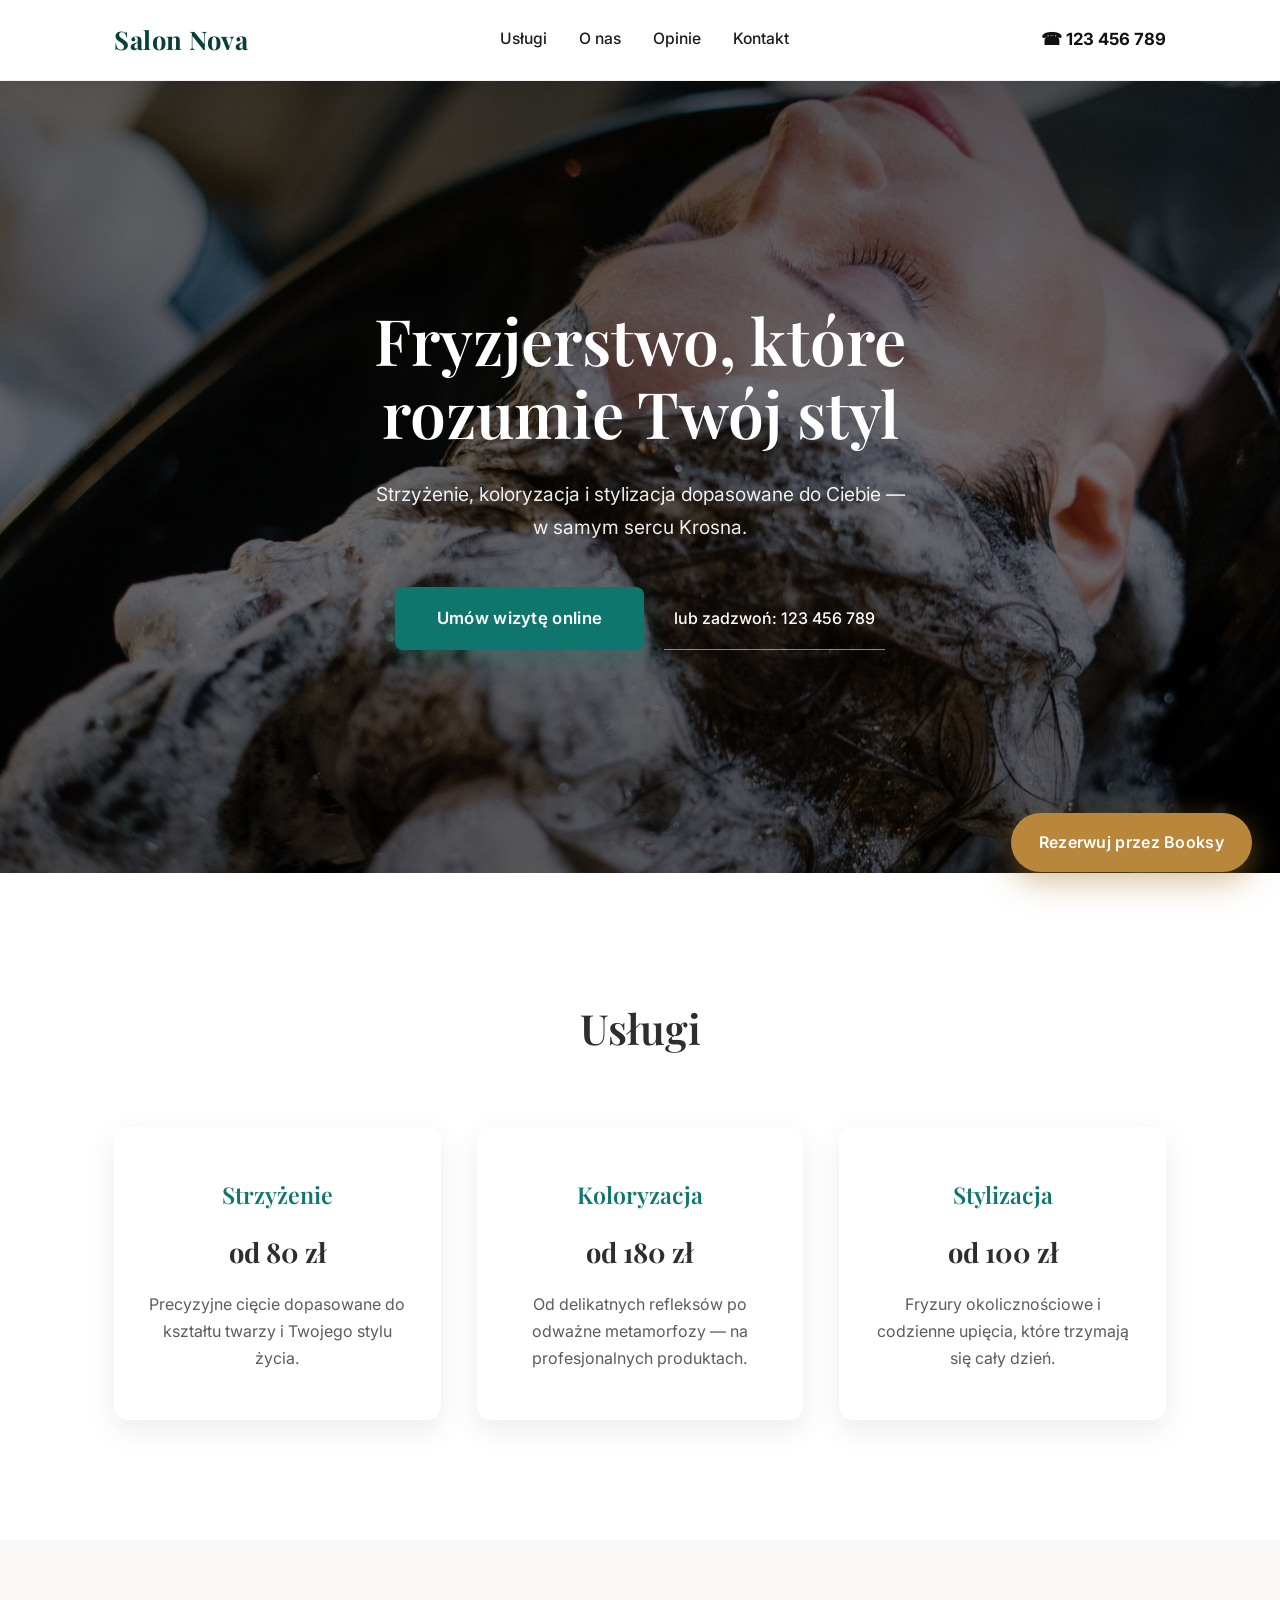
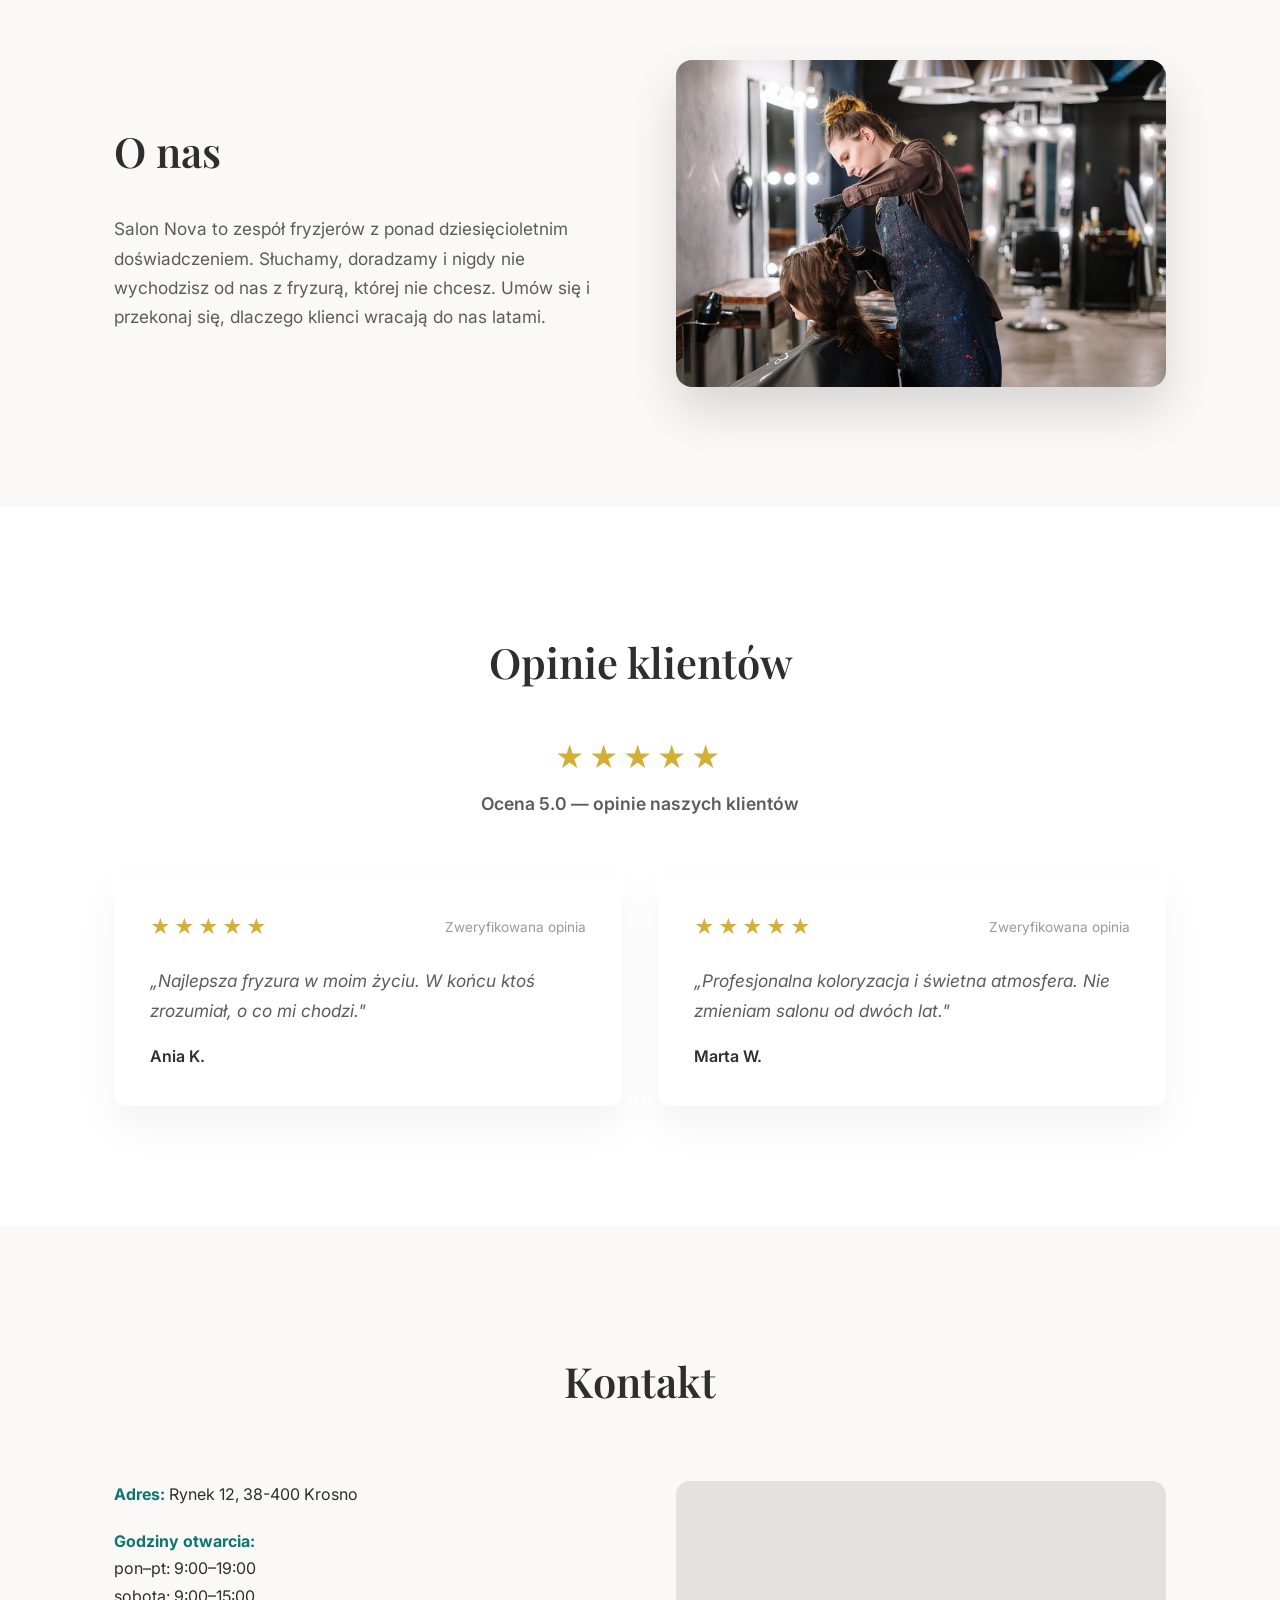
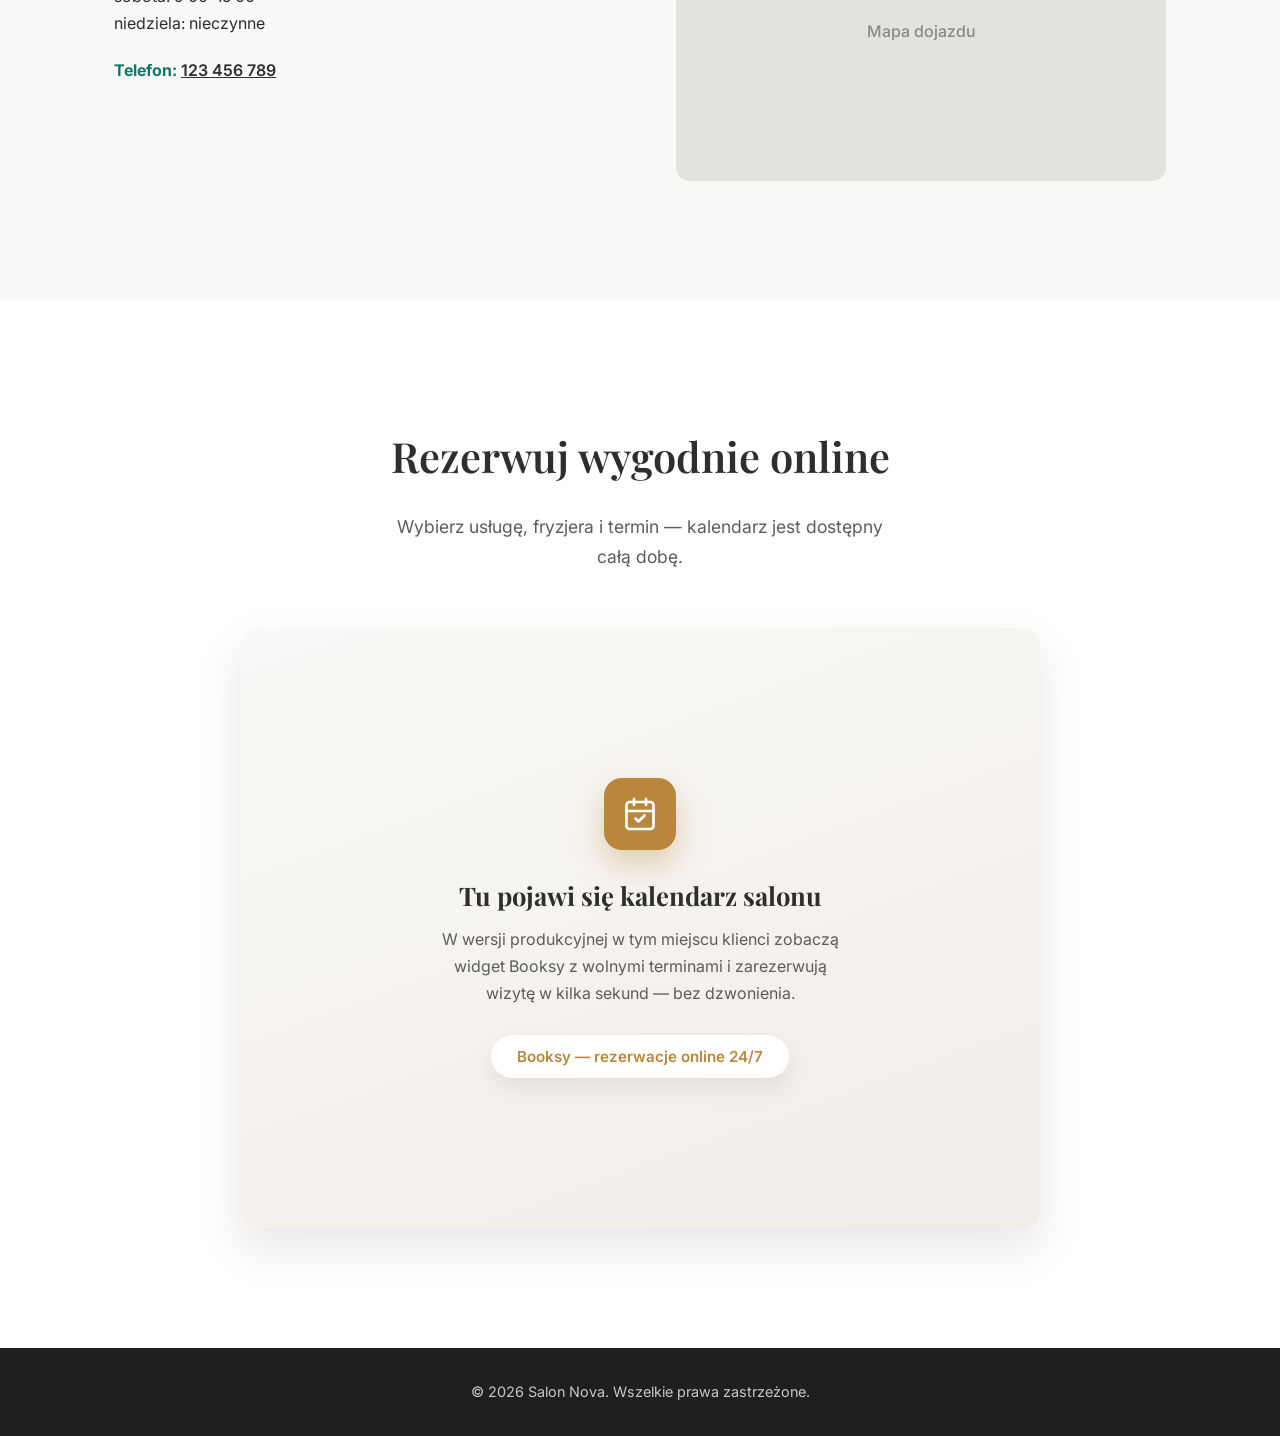
<file: index.html>
<!DOCTYPE html>
<html lang="pl">
<head>
  <meta charset="UTF-8">
  <meta name="viewport" content="width=device-width, initial-scale=1.0">
  <title>Salon Nova — Fryzjerstwo, które rozumie Twój styl</title>
  <link rel="preconnect" href="https://fonts.googleapis.com">
  <link rel="preconnect" href="https://fonts.gstatic.com" crossorigin>
  <link href="https://fonts.googleapis.com/css2?family=Inter:wght@400;500;600&family=Playfair+Display:wght@600;700&display=swap" rel="stylesheet">
  <link rel="stylesheet" href="style.css">
</head>
<body>

  <!-- 1. Nagłówek (sticky + glassmorphism) -->
  <header>
    <div class="container">
      <div class="logo">Salon Nova</div>
      <nav class="menu">
        <a href="#uslugi">Usługi</a>
        <a href="#o-nas">O nas</a>
        <a href="#opinie">Opinie</a>
        <a href="#kontakt">Kontakt</a>
      </nav>
      <a class="header-tel" href="tel:+48123456789">☎ 123 456 789</a>
    </div>
  </header>

  <!-- 2. Hero (parallax) -->
  <section class="hero">
    <div class="container">
      <h1>Fryzjerstwo, które rozumie Twój styl</h1>
      <p>Strzyżenie, koloryzacja i stylizacja dopasowane do Ciebie — w samym sercu Krosna.</p>
      <a class="btn" href="#rezerwacja">Umów wizytę online</a>
      <a class="btn-drugorzedny" href="tel:+48123456789">lub zadzwoń: 123 456 789</a>
    </div>
  </section>

  <!-- 3. Usługi -->
  <section id="uslugi">
    <div class="container">
      <h2>Usługi</h2>
      <div class="uslugi-karty">
        <div class="karta">
          <h3>Strzyżenie</h3>
          <div class="cena">od 80 zł</div>
          <p>Precyzyjne cięcie dopasowane do kształtu twarzy i Twojego stylu życia.</p>
        </div>
        <div class="karta">
          <h3>Koloryzacja</h3>
          <div class="cena">od 180 zł</div>
          <p>Od delikatnych refleksów po odważne metamorfozy — na profesjonalnych produktach.</p>
        </div>
        <div class="karta">
          <h3>Stylizacja</h3>
          <div class="cena">od 100 zł</div>
          <p>Fryzury okolicznościowe i codzienne upięcia, które trzymają się cały dzień.</p>
        </div>
      </div>
    </div>
  </section>

  <!-- 4. O nas -->
  <section id="o-nas">
    <div class="container o-nas">
      <div>
        <h2>O nas</h2>
        <p>Salon Nova to zespół fryzjerów z ponad dziesięcioletnim doświadczeniem. Słuchamy, doradzamy i nigdy nie wychodzisz od nas z fryzurą, której nie chcesz. Umów się i przekonaj się, dlaczego klienci wracają do nas latami.</p>
      </div>
      <img src="images/wnetrze.jpg" alt="Wnętrze salonu fryzjerskiego Salon Nova">
    </div>
  </section>

  <!-- 5. Opinie (imitacja widgetu Google Reviews) -->
  <section class="opinie" id="opinie">
    <div class="container">
      <h2>Opinie klientów</h2>

      <div class="ocena-naglowek">
        <span class="ocena-gwiazdki">★★★★★</span>
        <span class="ocena-tekst">Ocena 5.0 — opinie naszych klientów</span>
      </div>

      <div class="opinie-lista">
        <div class="opinia">
          <div class="opinia-gora">
            <div class="opinia-ocena"><span class="gwiazdki">★★★★★</span></div>
            <div class="opinia-zrodlo">Zweryfikowana opinia</div>
          </div>
          <blockquote>„Najlepsza fryzura w moim życiu. W końcu ktoś zrozumiał, o co mi chodzi."</blockquote>
          <div class="autor">Ania K.</div>
        </div>
        <div class="opinia">
          <div class="opinia-gora">
            <div class="opinia-ocena"><span class="gwiazdki">★★★★★</span></div>
            <div class="opinia-zrodlo">Zweryfikowana opinia</div>
          </div>
          <blockquote>„Profesjonalna koloryzacja i świetna atmosfera. Nie zmieniam salonu od dwóch lat."</blockquote>
          <div class="autor">Marta W.</div>
        </div>
      </div>
    </div>
  </section>

  <!-- 6. Kontakt -->
  <section id="kontakt">
    <div class="container">
      <h2>Kontakt</h2>
      <div class="kontakt-grid">
        <div class="kontakt-info">
          <p><strong>Adres:</strong> Rynek 12, 38-400 Krosno</p>
          <p><strong>Godziny otwarcia:</strong><br>
            pon–pt: 9:00–19:00<br>
            sobota: 9:00–15:00<br>
            niedziela: nieczynne</p>
          <p><strong>Telefon:</strong> <a href="tel:+48123456789">123 456 789</a></p>
        </div>
        <div class="mapa-placeholder">Mapa dojazdu</div>
      </div>
    </div>
  </section>

  <!-- 7. Rezerwacja online (widget Booksy) -->
  <section class="rezerwacja" id="rezerwacja">
    <div class="container">
      <h2>Rezerwuj wygodnie online</h2>
      <p class="rezerwacja-opis">Wybierz usługę, fryzjera i termin — kalendarz jest dostępny całą dobę.</p>
      <iframe class="booksy-iframe" src="booksy-widget.html" title="Kalendarz rezerwacji Booksy" loading="lazy"></iframe>
    </div>
  </section>

  <!-- 8. Stopka -->
  <footer>
    <div class="container">© 2026 Salon Nova. Wszelkie prawa zastrzeżone.</div>
  </footer>

  <!-- Pływający przycisk rezerwacji Booksy -->
  <a class="booksy-float" href="#rezerwacja">Rezerwuj przez Booksy</a>

</body>
</html>
</file>
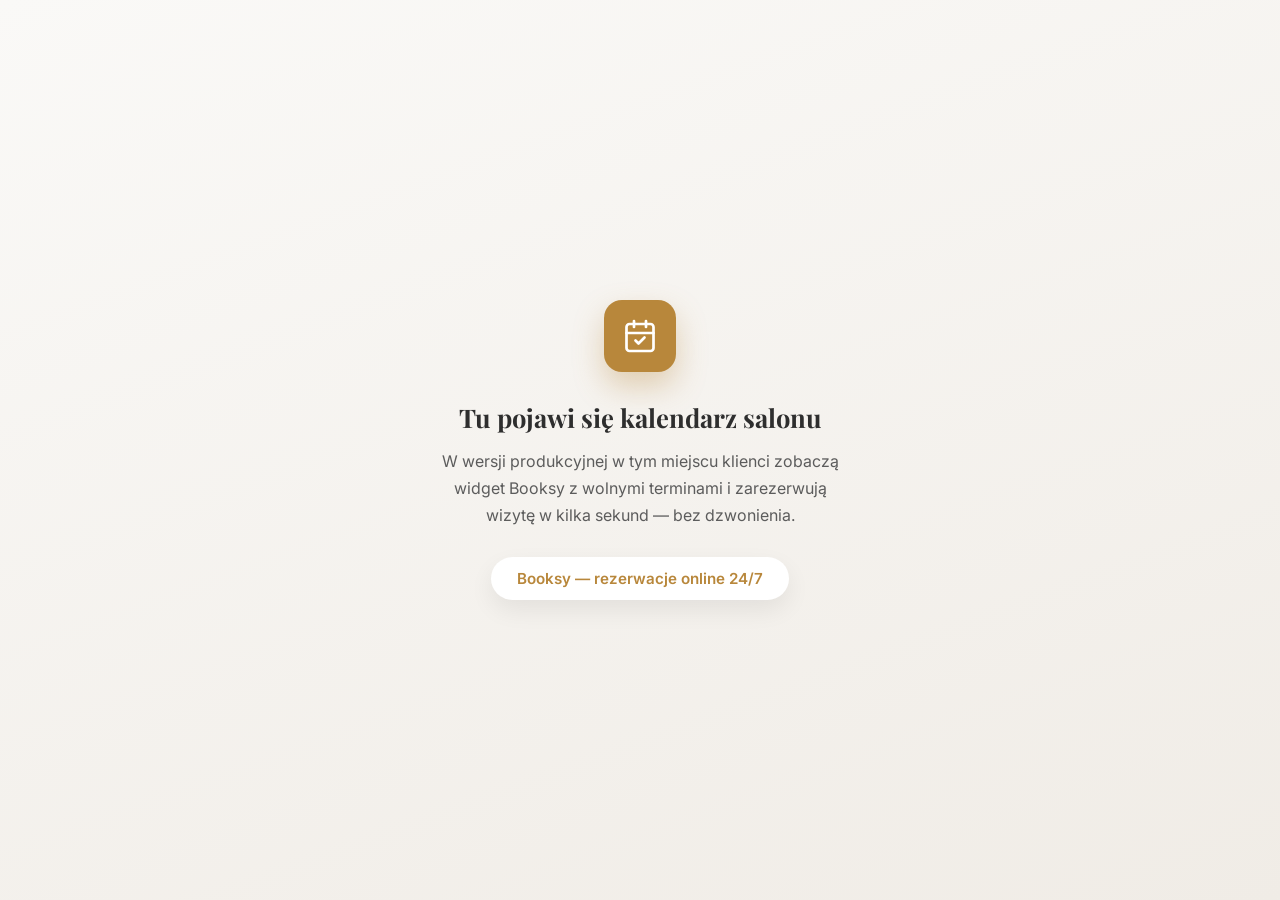
<file: booksy-widget.html>
<!DOCTYPE html>
<html lang="pl">
<head>
  <meta charset="UTF-8">
  <meta name="viewport" content="width=device-width, initial-scale=1.0">
  <title>Widget rezerwacji Booksy</title>
  <link rel="preconnect" href="https://fonts.googleapis.com">
  <link rel="preconnect" href="https://fonts.gstatic.com" crossorigin>
  <link href="https://fonts.googleapis.com/css2?family=Inter:wght@400;500;600&family=Playfair+Display:wght@600;700&display=swap" rel="stylesheet">
  <style>
    * { margin: 0; padding: 0; box-sizing: border-box; }

    body {
      font-family: "Inter", sans-serif;
      min-height: 100vh;
      display: flex;
      align-items: center;
      justify-content: center;
      background: linear-gradient(160deg, #faf9f7 0%, #f0ece6 100%);
      color: #2e2e2e;
      text-align: center;
      padding: 40px 24px;
    }

    .widget {
      max-width: 420px;
    }

    .kalendarz-ikona {
      width: 72px;
      height: 72px;
      margin: 0 auto 28px;
      border-radius: 18px;
      background: #b8873b;
      display: flex;
      align-items: center;
      justify-content: center;
      box-shadow: 0 14px 30px rgba(184, 135, 59, 0.35);
    }

    .kalendarz-ikona svg { width: 36px; height: 36px; }

    h1 {
      font-family: "Playfair Display", serif;
      font-size: 1.6rem;
      margin-bottom: 14px;
    }

    p {
      color: #5c5c5c;
      line-height: 1.7;
      margin-bottom: 28px;
    }

    .badge {
      display: inline-block;
      background: #ffffff;
      border-radius: 50px;
      padding: 12px 26px;
      font-weight: 600;
      font-size: 0.95rem;
      color: #b8873b;
      box-shadow: 0 10px 25px rgba(0, 0, 0, 0.07);
    }
  </style>
</head>
<body>
  <div class="widget">
    <div class="kalendarz-ikona">
      <svg viewBox="0 0 24 24" fill="none" stroke="#ffffff" stroke-width="1.8" stroke-linecap="round" stroke-linejoin="round">
        <rect x="3" y="4" width="18" height="18" rx="2"/>
        <line x1="16" y1="2" x2="16" y2="6"/>
        <line x1="8" y1="2" x2="8" y2="6"/>
        <line x1="3" y1="10" x2="21" y2="10"/>
        <path d="M9 15l2 2 4-4"/>
      </svg>
    </div>
    <h1>Tu pojawi się kalendarz salonu</h1>
    <p>W wersji produkcyjnej w tym miejscu klienci zobaczą widget Booksy z wolnymi terminami i zarezerwują wizytę w kilka sekund — bez dzwonienia.</p>
    <span class="badge">Booksy — rezerwacje online 24/7</span>
  </div>
</body>
</html>
</file>
<file: style.css>
:root {
  --akcent: #0f766e;        /* ciemny turkus */
  --zloto: #b8873b;         /* elegancki miedziano-złoty (Booksy CTA) */
  --zloto-hover: #a1752f;
  --gwiazdki: #d4af37;      /* złoto gwiazdek */
  --tlo: #ffffff;
  --tlo-alt: #faf9f7;       /* ciepła, delikatna biel dla sekcji naprzemiennych */
  --tekst: #2e2e2e;
  --tekst-miekki: #5c5c5c;
  --cien-karty: 0 10px 30px rgba(0, 0, 0, 0.08);
  --cien-karty-hover: 0 18px 40px rgba(0, 0, 0, 0.12);
  --cien-google: 0 20px 40px rgba(0, 0, 0, 0.05);
}

* { margin: 0; padding: 0; box-sizing: border-box; }

html { scroll-behavior: smooth; }

body {
  font-family: "Inter", sans-serif;
  color: var(--tekst);
  background: var(--tlo);
  line-height: 1.7;
}

h1, h2, h3 {
  font-family: "Playfair Display", serif;
  color: var(--tekst);
  font-weight: 600;
}

.container {
  max-width: 1100px;
  margin: 0 auto;
  padding: 0 24px;
}

/* ============ 1. Nagłówek — sticky + glassmorphism ============ */
header {
  position: sticky;
  top: 0;
  z-index: 100;
  /* pełna biel — pasek nie przyciemnia się nad ciemnym zdjęciem */
  background-color: #ffffff;
  border-bottom: 1px solid rgba(0, 0, 0, 0.05);
  box-shadow: 0 2px 16px rgba(0, 0, 0, 0.06);
}

header .container {
  display: flex;
  justify-content: space-between;
  align-items: center;
  gap: 24px;
  padding-top: 18px;
  padding-bottom: 18px;
}

.logo {
  font-family: "Playfair Display", serif;
  font-weight: 700;
  font-size: 1.6rem;
  color: #073f3a; /* ciemniejszy turkus — pełny kontrast na szkle */
  letter-spacing: 0.5px;
  white-space: nowrap;
}

.menu {
  display: flex;
  gap: 32px;
}

.menu a {
  color: #1c1c1c;
  text-decoration: none;
  font-weight: 500;
  font-size: 0.98rem;
  transition: color 0.25s ease;
}

.menu a:hover { color: var(--akcent); }

.header-tel {
  font-weight: 700;
  color: #111111; /* prawie czerń — czytelny nawet nad ciemnym zdjęciem */
  text-decoration: none;
  font-size: 1.05rem;
  white-space: nowrap;
  transition: color 0.25s ease;
}

.header-tel:hover { color: var(--akcent); }

/* ============ 2. Hero — parallax ============ */
.hero {
  position: relative;
  min-height: 88vh;
  display: flex;
  align-items: center;
  background-image: url("images/hero.jpg");
  background-size: cover;
  background-position: center 30%;
  background-repeat: no-repeat;
  background-attachment: fixed;
}

.hero::before {
  content: "";
  position: absolute;
  inset: 0;
  /* symetryczny gradient — treść jest wyśrodkowana */
  background: linear-gradient(
    180deg,
    rgba(0, 0, 0, 0.65) 0%,
    rgba(0, 0, 0, 0.55) 50%,
    rgba(0, 0, 0, 0.65) 100%
  );
}

.hero .container {
  position: relative;
  text-align: center;
}

.hero h1 {
  font-size: clamp(2.4rem, 5.5vw, 4rem);
  max-width: 760px;
  margin: 0 auto;
  line-height: 1.15;
  color: #ffffff;
}

.hero p {
  margin: 28px auto 44px;
  font-size: 1.2rem;
  max-width: 540px;
  color: rgba(255, 255, 255, 0.92);
  font-weight: 400;
}

/* ============ Przyciski ============ */
.btn {
  display: inline-block;
  background: var(--akcent);
  color: #fff;
  padding: 17px 42px;
  border-radius: 8px;
  text-decoration: none;
  font-weight: 600;
  font-size: 1.05rem;
  letter-spacing: 0.3px;
  transition: transform 0.25s ease, box-shadow 0.25s ease, background 0.25s ease;
  box-shadow: 0 8px 24px rgba(15, 118, 110, 0.35);
}

.btn:hover {
  background: #0d5f58;
  transform: translateY(-3px);
  box-shadow: 0 14px 32px rgba(15, 118, 110, 0.45);
}

.btn-drugorzedny {
  display: inline-block;
  margin-left: 16px;
  color: #fff;
  text-decoration: none;
  font-weight: 500;
  padding: 17px 10px;
  border-bottom: 1px solid rgba(255, 255, 255, 0.5);
  transition: border-color 0.25s ease;
}

.btn-drugorzedny:hover { border-color: #fff; }

/* Pływający przycisk Booksy */
.booksy-float {
  position: fixed;
  right: 28px;
  bottom: 28px;
  z-index: 1000;
  background: var(--zloto);
  color: #fff;
  text-decoration: none;
  font-weight: 600;
  font-size: 1rem;
  letter-spacing: 0.3px;
  padding: 16px 28px;
  border-radius: 50px;
  box-shadow: 0 10px 30px rgba(184, 135, 59, 0.5);
  transition: transform 0.25s ease, box-shadow 0.25s ease, background 0.25s ease;
}

.booksy-float:hover {
  background: var(--zloto-hover);
  transform: translateY(-4px);
  box-shadow: 0 16px 38px rgba(184, 135, 59, 0.6);
}

/* ============ Sekcje — dużo oddechu ============ */
section { padding: 120px 0; }

section h2 {
  font-size: 2.6rem;
  margin-bottom: 64px;
  text-align: center;
}

/* ============ 3. Usługi ============ */
.uslugi-karty {
  display: grid;
  grid-template-columns: repeat(3, 1fr);
  gap: 36px;
}

.karta {
  background: var(--tlo);
  border-radius: 14px;
  padding: 48px 32px;
  text-align: center;
  box-shadow: var(--cien-karty);
  transition: transform 0.3s ease, box-shadow 0.3s ease;
}

.karta:hover {
  transform: translateY(-5px);
  box-shadow: var(--cien-karty-hover);
}

.karta h3 {
  font-size: 1.45rem;
  margin-bottom: 14px;
  color: var(--akcent);
}

.karta .cena {
  font-family: "Playfair Display", serif;
  font-weight: 700;
  font-size: 1.7rem;
  color: var(--tekst);
  margin-bottom: 16px;
}

.karta p { color: var(--tekst-miekki); }

/* ============ 4. O nas ============ */
#o-nas { background: var(--tlo-alt); }

.o-nas {
  display: grid;
  grid-template-columns: 1fr 1fr;
  gap: 72px;
  align-items: center;
}

.o-nas img {
  width: 100%;
  border-radius: 16px;
  display: block;
  box-shadow: 0 24px 50px rgba(0, 0, 0, 0.14);
}

.o-nas h2 {
  text-align: left;
  margin-bottom: 28px;
}

.o-nas p {
  color: var(--tekst-miekki);
  font-size: 1.08rem;
}

/* ============ 5. Opinie ============ */
.ocena-naglowek {
  display: flex;
  flex-direction: column;
  align-items: center;
  gap: 6px;
  margin: -28px 0 56px;
  text-align: center;
}

.ocena-gwiazdki {
  color: var(--gwiazdki);
  font-size: 1.8rem;
  letter-spacing: 5px;
}

.ocena-tekst {
  font-weight: 600;
  font-size: 1.1rem;
  color: var(--tekst-miekki);
}

.opinie-lista {
  display: grid;
  grid-template-columns: 1fr 1fr;
  gap: 36px;
}

.opinia {
  background: #ffffff;
  border-radius: 12px;
  padding: 36px;
  box-shadow: var(--cien-google);
  transition: transform 0.3s ease, box-shadow 0.3s ease;
}

.opinia:hover {
  transform: translateY(-5px);
  box-shadow: 0 26px 50px rgba(0, 0, 0, 0.09);
}

.opinia-gora {
  display: flex;
  align-items: center;
  justify-content: space-between;
  gap: 14px;
  margin-bottom: 22px;
}

.opinia-ocena .gwiazdki {
  color: var(--gwiazdki);
  font-size: 1.25rem;
  letter-spacing: 3px;
}

.opinia-zrodlo {
  font-size: 0.85rem;
  color: #9a9a9a;
}

.opinia blockquote {
  margin: 0 0 18px;
  font-style: italic;
  font-size: 1.08rem;
  color: var(--tekst-miekki);
}

.opinia .autor {
  font-weight: 600;
  color: var(--tekst);
}

/* ============ 6. Kontakt ============ */
#kontakt { background: var(--tlo-alt); }

.kontakt-grid {
  display: grid;
  grid-template-columns: 1fr 1fr;
  gap: 72px;
}

.kontakt-info p { margin-bottom: 20px; }

.kontakt-info strong { color: var(--akcent); }

.kontakt-info a {
  color: var(--tekst);
  font-weight: 600;
}

.mapa-placeholder {
  background: #e4e2df;
  border-radius: 14px;
  min-height: 300px;
  display: flex;
  align-items: center;
  justify-content: center;
  color: #8a8a8a;
  font-weight: 500;
}

/* ============ 7. Rezerwacja online (Booksy) ============ */
.rezerwacja { text-align: center; }

.rezerwacja h2 { margin-bottom: 20px; }

.rezerwacja-opis {
  color: var(--tekst-miekki);
  font-size: 1.1rem;
  max-width: 520px;
  margin: 0 auto 56px;
}

.booksy-iframe {
  display: block;
  width: 100%;
  max-width: 800px;
  height: 600px;
  margin: 0 auto;
  border: none;
  border-radius: 16px;
  box-shadow: 0 20px 50px rgba(0, 0, 0, 0.1);
}

/* ============ 8. Stopka ============ */
footer {
  background: #1f1f1f;
  color: rgba(255, 255, 255, 0.75);
  text-align: center;
  padding: 32px 0;
  font-size: 0.9rem;
}

/* ============ Responsywność ============ */
@media (max-width: 900px) {
  .menu { display: none; }
}

@media (max-width: 800px) {
  section { padding: 80px 0; }

  section h2 {
    font-size: 2rem;
    margin-bottom: 44px;
  }

  /* background-attachment: fixed powoduje problemy na urządzeniach
     dotykowych (iOS), więc na małych ekranach wracamy do scroll */
  .hero { background-attachment: scroll; }

  .uslugi-karty,
  .o-nas,
  .opinie-lista,
  .kontakt-grid {
    grid-template-columns: 1fr;
  }

  .o-nas, .kontakt-grid { gap: 44px; }

  .btn-drugorzedny {
    display: block;
    margin: 20px auto 0;
    width: fit-content;
  }

  .booksy-iframe { height: 520px; }

  .booksy-float {
    right: 16px;
    bottom: 16px;
    padding: 14px 22px;
  }
}
</file>
